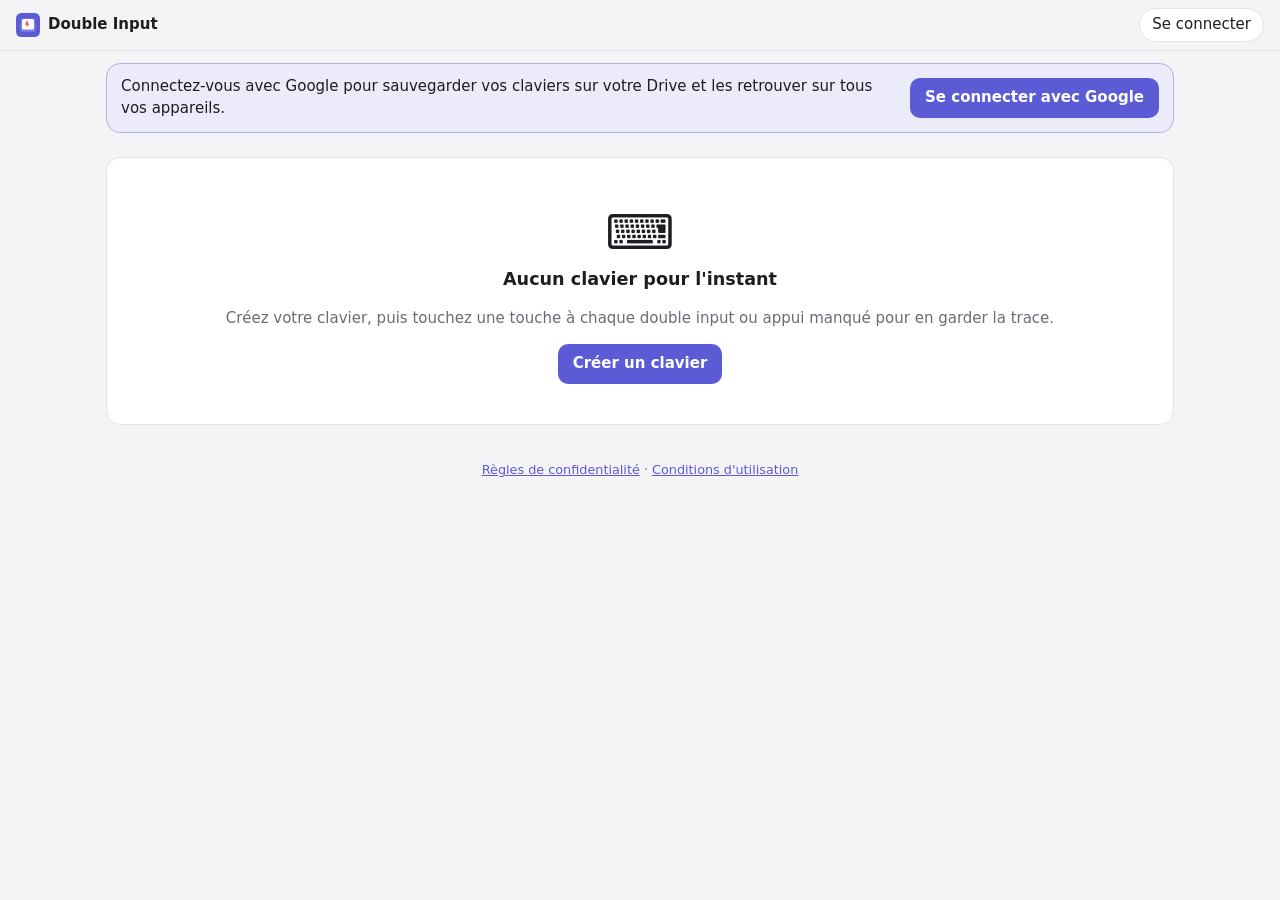
<file: index.html>
<!doctype html>
<html lang="fr">
<head>
  <meta charset="utf-8">
  <meta name="viewport" content="width=device-width, initial-scale=1, viewport-fit=cover">
  <title>Double Input Tracker</title>
  <meta name="theme-color" content="#5b5bd6">
  <link rel="icon" href="icon.svg" type="image/svg+xml">
  <link rel="manifest" href="manifest.webmanifest">
  <link rel="stylesheet" href="style.css">
  <script src="https://accounts.google.com/gsi/client" async defer></script>
</head>
<body>
  <header class="topbar">
    <div class="brand"><img src="icon.svg" alt="" width="24" height="24"> Double Input</div>
    <div id="sync" class="sync"></div>
    <button id="account" class="account" data-act="account"></button>
  </header>

  <main>
    <div id="banner"></div>
    <section id="kbBar" class="kb-bar"></section>
    <section id="content"></section>
  </main>
  <footer class="footer">
    <a href="privacy.html">Règles de confidentialité</a> · <a href="terms.html">Conditions d'utilisation</a>
  </footer>

  <div id="swapBar" class="swap-bar" hidden></div>
  <div id="toast" class="toast" hidden></div>

  <dialog id="sheet" class="sheet"></dialog>

  <dialog id="newKb" class="sheet">
    <form method="dialog" class="sheet-body" id="newKbForm">
      <div class="sheet-head">
        <h2>Nouveau clavier</h2>
        <button class="icon" value="cancel" aria-label="Fermer">✕</button>
      </div>
      <label>Nom
        <input name="name" required maxlength="60" placeholder="ex. Keychron Q1">
      </label>
      <label>Format
        <select name="size"></select>
      </label>
      <label>Disposition
        <select name="variant"></select>
      </label>
      <button class="btn primary big" value="ok">Créer</button>
    </form>
  </dialog>

  <dialog id="accountDlg" class="sheet"></dialog>
  <dialog id="testDlg" class="sheet"></dialog>

  <script src="config.js"></script>
  <script src="layouts.js"></script>
  <script src="typing.js"></script>
  <script src="app.js"></script>
</body>
</html>
</file>
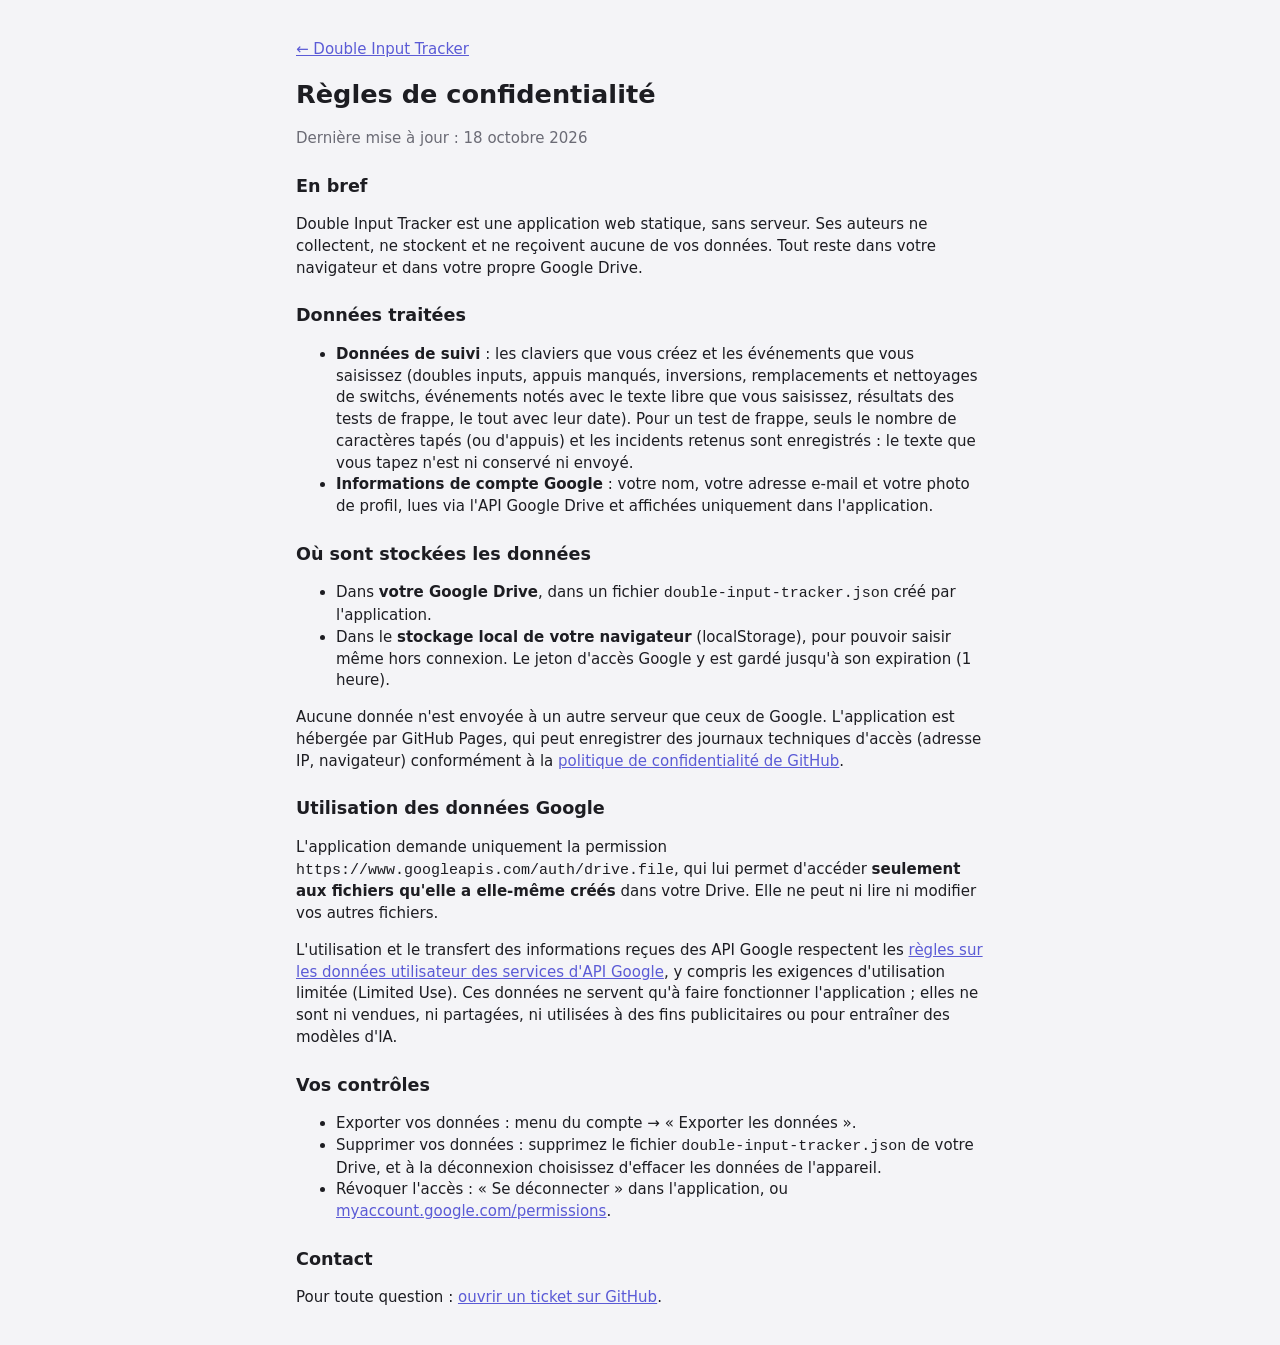
<file: privacy.html>
<!doctype html>
<html lang="fr">
<head>
  <meta charset="utf-8">
  <meta name="viewport" content="width=device-width, initial-scale=1">
  <title>Règles de confidentialité · Double Input Tracker</title>
  <link rel="icon" href="icon.svg" type="image/svg+xml">
  <link rel="stylesheet" href="style.css">
</head>
<body>
  <main class="legal">
    <p><a href="./">← Double Input Tracker</a></p>
    <h1>Règles de confidentialité</h1>
    <p class="muted">Dernière mise à jour : 18 octobre 2026</p>

    <h2>En bref</h2>
    <p>Double Input Tracker est une application web statique, sans serveur. Ses auteurs ne collectent,
    ne stockent et ne reçoivent aucune de vos données. Tout reste dans votre navigateur et dans votre
    propre Google Drive.</p>

    <h2>Données traitées</h2>
    <ul>
      <li><b>Données de suivi</b> : les claviers que vous créez et les événements que vous saisissez
      (doubles inputs, appuis manqués, inversions, remplacements et nettoyages de switchs, événements notés
      avec le texte libre que vous saisissez, résultats des tests de frappe, le tout avec leur date).
      Pour un test de frappe, seuls le nombre de caractères tapés (ou d'appuis) et les incidents retenus sont enregistrés :
      le texte que vous tapez n'est ni conservé ni envoyé.</li>
      <li><b>Informations de compte Google</b> : votre nom, votre adresse e-mail et votre photo de profil,
      lues via l'API Google Drive et affichées uniquement dans l'application.</li>
    </ul>

    <h2>Où sont stockées les données</h2>
    <ul>
      <li>Dans <b>votre Google Drive</b>, dans un fichier <code>double-input-tracker.json</code> créé par l'application.</li>
      <li>Dans le <b>stockage local de votre navigateur</b> (localStorage), pour pouvoir saisir même
      hors connexion. Le jeton d'accès Google y est gardé jusqu'à son expiration (1 heure).</li>
    </ul>
    <p>Aucune donnée n'est envoyée à un autre serveur que ceux de Google. L'application est hébergée par
    GitHub Pages, qui peut enregistrer des journaux techniques d'accès (adresse IP, navigateur)
    conformément à la <a href="https://docs.github.com/fr/site-policy/privacy-policies/github-general-privacy-statement">politique de confidentialité de GitHub</a>.</p>

    <h2>Utilisation des données Google</h2>
    <p>L'application demande uniquement la permission <code>https://www.googleapis.com/auth/drive.file</code>,
    qui lui permet d'accéder <b>seulement aux fichiers qu'elle a elle-même créés</b> dans votre Drive.
    Elle ne peut ni lire ni modifier vos autres fichiers.</p>
    <p>L'utilisation et le transfert des informations reçues des API Google respectent les
    <a href="https://developers.google.com/terms/api-services-user-data-policy">règles sur les données utilisateur des services d'API Google</a>,
    y compris les exigences d'utilisation limitée (Limited Use). Ces données ne servent qu'à faire fonctionner
    l'application ; elles ne sont ni vendues, ni partagées, ni utilisées à des fins publicitaires ou
    pour entraîner des modèles d'IA.</p>

    <h2>Vos contrôles</h2>
    <ul>
      <li>Exporter vos données : menu du compte → « Exporter les données ».</li>
      <li>Supprimer vos données : supprimez le fichier <code>double-input-tracker.json</code> de votre Drive,
      et à la déconnexion choisissez d'effacer les données de l'appareil.</li>
      <li>Révoquer l'accès : « Se déconnecter » dans l'application, ou
      <a href="https://myaccount.google.com/permissions">myaccount.google.com/permissions</a>.</li>
    </ul>

    <h2>Contact</h2>
    <p>Pour toute question : <a href="https://github.com/armellarcier/double-input-tracker/issues">ouvrir un ticket sur GitHub</a>.</p>
  </main>
</body>
</html>
</file>
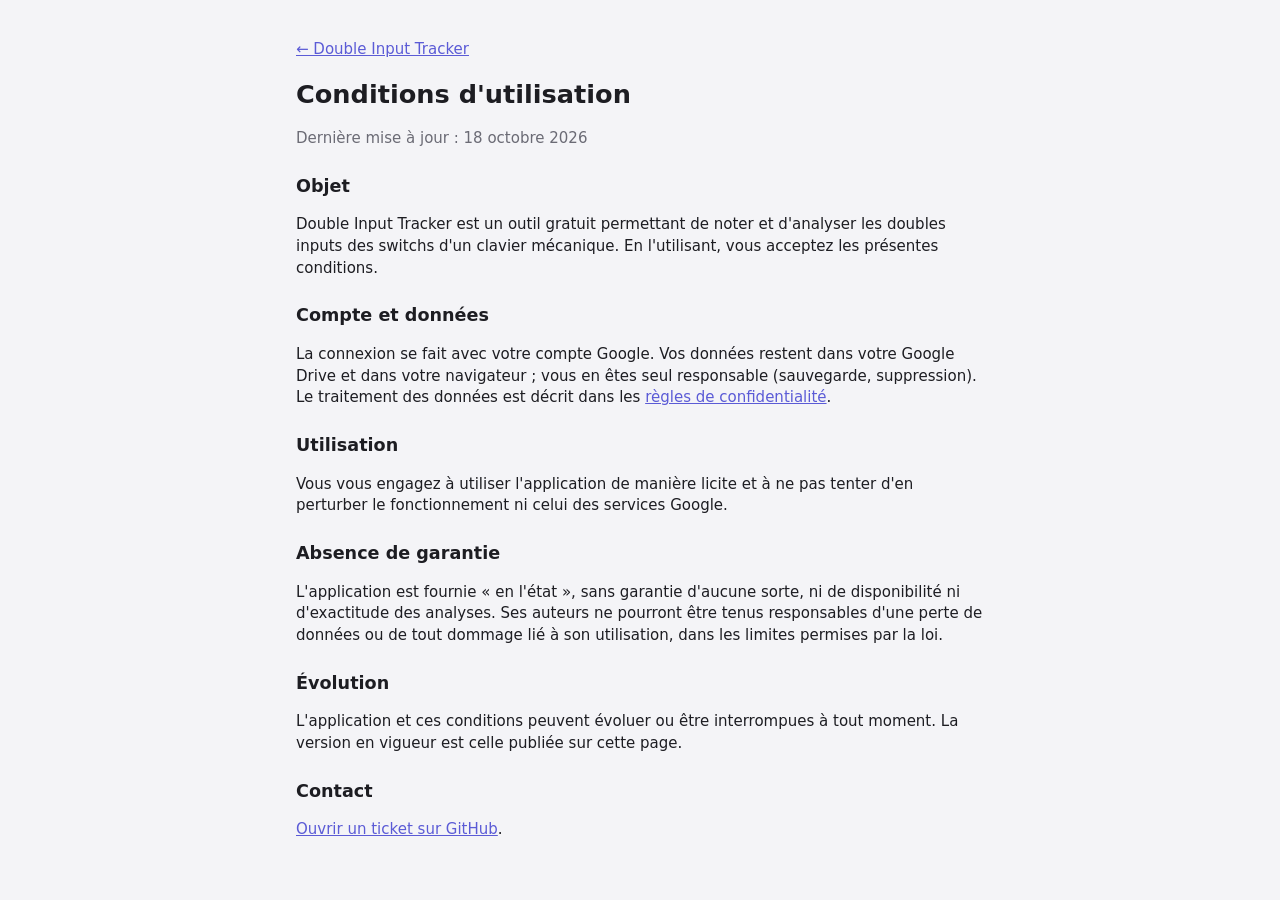
<file: terms.html>
<!doctype html>
<html lang="fr">
<head>
  <meta charset="utf-8">
  <meta name="viewport" content="width=device-width, initial-scale=1">
  <title>Conditions d'utilisation · Double Input Tracker</title>
  <link rel="icon" href="icon.svg" type="image/svg+xml">
  <link rel="stylesheet" href="style.css">
</head>
<body>
  <main class="legal">
    <p><a href="./">← Double Input Tracker</a></p>
    <h1>Conditions d'utilisation</h1>
    <p class="muted">Dernière mise à jour : 18 octobre 2026</p>

    <h2>Objet</h2>
    <p>Double Input Tracker est un outil gratuit permettant de noter et d'analyser les doubles inputs des
    switchs d'un clavier mécanique. En l'utilisant, vous acceptez les présentes conditions.</p>

    <h2>Compte et données</h2>
    <p>La connexion se fait avec votre compte Google. Vos données restent dans votre Google Drive et dans votre
    navigateur ; vous en êtes seul responsable (sauvegarde, suppression). Le traitement des données est décrit
    dans les <a href="privacy.html">règles de confidentialité</a>.</p>

    <h2>Utilisation</h2>
    <p>Vous vous engagez à utiliser l'application de manière licite et à ne pas tenter d'en perturber le
    fonctionnement ni celui des services Google.</p>

    <h2>Absence de garantie</h2>
    <p>L'application est fournie « en l'état », sans garantie d'aucune sorte, ni de disponibilité ni d'exactitude
    des analyses. Ses auteurs ne pourront être tenus responsables d'une perte de données ou de tout dommage lié
    à son utilisation, dans les limites permises par la loi.</p>

    <h2>Évolution</h2>
    <p>L'application et ces conditions peuvent évoluer ou être interrompues à tout moment. La version en vigueur
    est celle publiée sur cette page.</p>

    <h2>Contact</h2>
    <p><a href="https://github.com/armellarcier/double-input-tracker/issues">Ouvrir un ticket sur GitHub</a>.</p>
  </main>
</body>
</html>
</file>
<file: style.css>
:root {
  --bg: #f4f4f7;
  --card: #ffffff;
  --text: #1d1d22;
  --muted: #6b6b75;
  --line: #e2e2e8;
  --key: #e9e9ef;
  --key-edge: #d4d4dc;
  --key-text: #2c2c33;
  --heat: #ff3b30;
  --skip: #0a7cff;
  --accent: #5b5bd6;
  --accent-text: #ffffff;
  --ok: #1a7f37;
  --warn: #b35c00;
  --radius: 14px;
  /* Figée ici : --heat est redéfinie dans #content selon l'onglet actif. */
  --double: var(--heat);
  color-scheme: light;
}
@media (prefers-color-scheme: dark) {
  :root {
    --bg: #111114;
    --card: #1b1b20;
    --text: #f0f0f4;
    --muted: #9b9ba6;
    --line: #2c2c34;
    --key: #2a2a31;
    --key-edge: #1e1e24;
    --key-text: #dcdce3;
    --heat: #ff453a;
    --skip: #409cff;
    --accent: #8484ff;
    --accent-text: #0e0e14;
    --ok: #4ac26b;
    --warn: #f0a24a;
    color-scheme: dark;
  }
}

* { box-sizing: border-box; }
html, body { margin: 0; }
body {
  background: var(--bg);
  color: var(--text);
  font: 15px/1.45 system-ui, -apple-system, "Segoe UI", Roboto, sans-serif;
  -webkit-tap-highlight-color: transparent;
  padding-bottom: env(safe-area-inset-bottom);
}
button, input, select { font: inherit; color: inherit; }
h2 { font-size: 1.1rem; margin: 0; }
h3 { font-size: .95rem; margin: 1.2rem 0 .5rem; }
.muted { color: var(--muted); }
.small { font-size: .85em; }

/* ---------- Top bar */
.topbar {
  position: sticky; top: 0; z-index: 5;
  display: flex; align-items: center; gap: 10px;
  padding: calc(8px + env(safe-area-inset-top)) 16px 8px;
  background: color-mix(in srgb, var(--bg) 85%, transparent);
  backdrop-filter: blur(10px);
  border-bottom: 1px solid var(--line);
}
.brand { display: flex; align-items: center; gap: 8px; font-weight: 650; }
.sync { margin-left: auto; font-size: .8rem; color: var(--muted); white-space: nowrap; }
.sync.ok { color: var(--ok); }
.sync.warn { color: var(--warn); }
.account {
  border: 1px solid var(--line); background: var(--card); border-radius: 999px;
  padding: 4px 12px; min-height: 34px; cursor: pointer; display: flex; align-items: center; gap: 6px;
}
.account img { width: 24px; height: 24px; border-radius: 50%; margin-left: -8px; }

main { max-width: 1100px; margin: 0 auto; padding: 12px 16px 24px; }

/* ---------- Generic */
.card {
  background: var(--card); border: 1px solid var(--line); border-radius: var(--radius);
  padding: 14px; margin-bottom: 12px;
}
.btn {
  border: 1px solid var(--line); background: var(--card); border-radius: 10px;
  padding: 8px 14px; min-height: 40px; cursor: pointer; touch-action: manipulation;
}
.btn:active { transform: scale(.98); }
.btn.primary { background: var(--accent); color: var(--accent-text); border-color: transparent; font-weight: 600; }
.btn.danger { color: var(--heat); }
.btn.big { width: 100%; min-height: 56px; font-size: 1.1rem; }
.btn.link { border: 0; background: none; color: var(--accent); padding: 4px 0; min-height: 0; }
.icon {
  border: 0; background: none; cursor: pointer; font-size: 1.1rem; width: 36px; height: 36px;
  border-radius: 8px; color: var(--muted);
}
.icon:hover { background: var(--key); }

.banner {
  display: flex; align-items: center; gap: 12px; flex-wrap: wrap;
  background: color-mix(in srgb, var(--accent) 12%, var(--card));
  border: 1px solid color-mix(in srgb, var(--accent) 35%, var(--line));
  border-radius: var(--radius); padding: 12px 14px; margin-bottom: 12px;
}
.banner p { margin: 0; flex: 1 1 220px; }
.banner.warn {
  background: color-mix(in srgb, var(--warn) 12%, var(--card));
  border-color: color-mix(in srgb, var(--warn) 40%, var(--line));
}
.banner code { font-size: .85em; }

/* ---------- Keyboard selector */
.kb-bar { display: flex; gap: 8px; align-items: center; margin-bottom: 12px; }
.kb-bar select {
  flex: 1; min-width: 0; min-height: 40px; border-radius: 10px; border: 1px solid var(--line);
  background: var(--card); padding: 0 10px; font-weight: 600;
}

/* ---------- Board */
.board-head { display: flex; align-items: center; justify-content: space-between; gap: 8px; flex-wrap: wrap; margin-bottom: 10px; }
.seg { display: inline-flex; background: var(--key); border-radius: 10px; padding: 3px; }
.seg button {
  border: 0; background: none; padding: 5px 12px; border-radius: 8px; cursor: pointer; font-size: .85rem;
}
.seg button.on { background: var(--card); box-shadow: 0 1px 2px rgb(0 0 0 / .15); font-weight: 600; }
.kb-wrap { overflow-x: auto; overflow-y: hidden; padding-bottom: 4px; -webkit-overflow-scrolling: touch; }
.kb { position: relative; margin: 0 auto; }
.key {
  position: absolute;
  border: 0; border-radius: 6px; padding: 0;
  background: color-mix(in oklab, var(--heat) calc(var(--p, 0) * 100%), var(--key));
  box-shadow: inset 0 -3px 0 var(--key-edge);
  color: var(--key-text);
  cursor: pointer; touch-action: manipulation;
  display: flex; align-items: center; justify-content: center;
  line-height: 1.05; text-align: center; white-space: pre-line;
  transition: background .2s;
}
.key.hot { color: #fff; box-shadow: inset 0 -3px 0 rgb(0 0 0 / .2); }
.key.iso {
  clip-path: polygon(0 0, 100% 0, 100% 100%, 18% 100%, 18% calc(50% - 2px), 0 calc(50% - 2px));
  border-radius: 6px;
}
.key.iso .lbl { padding-left: 18%; }
.key .lbl.long { font-size: .78em; }
.key .cnt {
  position: absolute; top: 2px; right: 3px; font-size: .62em; font-weight: 700; opacity: .9;
}
.key:hover { filter: brightness(1.06); }
.key.sel { outline: 3px solid var(--accent); outline-offset: 1px; z-index: 1; animation: pulse 1s infinite alternate; }
.key.flash { animation: flash .6s; }
@keyframes pulse { to { outline-color: transparent; } }
@keyframes flash { 30% { transform: scale(1.12); } }
.hint { margin: 10px 0 0; font-size: .85rem; color: var(--muted); }
.legend { display: flex; align-items: center; gap: 6px; font-size: .75rem; color: var(--muted); }
.legend i {
  width: 70px; height: 8px; border-radius: 4px;
  background: linear-gradient(90deg, var(--key), color-mix(in oklab, var(--heat) 25%, var(--key)), var(--heat));
}

/* ---------- Stats */
.stats { display: grid; grid-template-columns: repeat(auto-fit, minmax(140px, 1fr)); gap: 10px; margin-bottom: 12px; }
.stat { background: var(--card); border: 1px solid var(--line); border-radius: var(--radius); padding: 12px 14px; }
.stat b { display: block; font-size: 1.6rem; line-height: 1.1; }
.stat span { font-size: .8rem; color: var(--muted); }
.grid2 { display: grid; gap: 12px; }
@media (min-width: 820px) { .grid2 { grid-template-columns: 1fr 1fr; align-items: start; } }

.rank { list-style: none; margin: 0; padding: 0; }
.rank li { display: grid; grid-template-columns: 1fr auto; gap: 2px 10px; padding: 8px 0; border-top: 1px solid var(--line); }
.rank li:first-child { border-top: 0; }
.rank .bar { grid-column: 1 / -1; height: 5px; border-radius: 3px; background: var(--key); overflow: hidden; }
.rank .bar i { display: block; height: 100%; background: var(--heat); border-radius: 3px; }
.rank .n { font-weight: 700; }

table { width: 100%; border-collapse: collapse; font-size: .88rem; margin: 4px 0 12px; }
th, td { text-align: left; padding: 5px 4px; border-top: 1px solid var(--line); }
th { color: var(--muted); font-weight: 500; font-size: .78rem; }
td.num, th.num { text-align: right; font-variant-numeric: tabular-nums; }
.tag { display: inline-block; font-size: .72rem; padding: 1px 8px; border-radius: 999px; background: var(--key); margin-left: 6px; vertical-align: 1px; }
.tag.red { background: color-mix(in srgb, var(--heat) 18%, var(--card)); color: var(--heat); }
.tag.blue { background: color-mix(in srgb, var(--accent) 18%, var(--card)); color: var(--accent); }
.explain { font-size: .85rem; color: var(--muted); margin: 0 0 10px; }

.events { list-style: none; margin: 0; padding: 0; }
.events li { display: flex; align-items: center; gap: 10px; padding: 7px 0; border-top: 1px solid var(--line); }
.events li:first-child { border-top: 0; }
.events .ico { width: 22px; text-align: center; }
.events .txt { flex: 1; min-width: 0; }
.events time { display: block; font-size: .75rem; color: var(--muted); }
.events .icon { width: 30px; height: 30px; font-size: .9rem; }

.empty { text-align: center; padding: 40px 16px; }
.empty .big-ico { font-size: 3rem; }

/* ---------- Dialogs (bottom sheet sur mobile) */
dialog.sheet {
  border: 0; padding: 0; color: var(--text); background: var(--card);
  width: 100%; max-width: 560px; max-height: 88vh;
  margin: auto auto 0; border-radius: 18px 18px 0 0;
}
dialog.sheet::backdrop { background: rgb(0 0 0 / .45); }
dialog.sheet[open] { animation: up .18s ease-out; }
@keyframes up { from { transform: translateY(30px); opacity: 0; } }
@media (min-width: 700px) { dialog.sheet { margin: auto; border-radius: 18px; } }
.sheet-body { padding: 16px 16px calc(16px + env(safe-area-inset-bottom)); display: flex; flex-direction: column; gap: 12px; }
.sheet-head { display: flex; align-items: center; gap: 12px; }
.sheet-head > div { flex: 1; min-width: 0; }
.sheet-head p { margin: 2px 0 0; }
.keycap {
  min-width: 52px; height: 52px; padding: 0 8px; border-radius: 10px; background: var(--key);
  box-shadow: inset 0 -3px 0 var(--key-edge); display: grid; place-items: center;
  font-weight: 700; white-space: pre-line; line-height: 1; text-align: center;
}
.mini { display: grid; grid-template-columns: 1fr 1fr; gap: 8px; }
.mini div { background: var(--bg); border-radius: 10px; padding: 8px 10px; }
.mini b { font-size: 1.3rem; display: block; }
.mini span { font-size: .78rem; color: var(--muted); }
.row2 { display: grid; grid-template-columns: 1fr 1fr; gap: 8px; }
label { display: flex; flex-direction: column; gap: 4px; font-size: .85rem; color: var(--muted); }
label input, label select {
  min-height: 44px; border: 1px solid var(--line); border-radius: 10px; padding: 0 10px;
  background: var(--bg); color: var(--text); font-size: 1rem;
}

/* ---------- Swap bar & toast */
.swap-bar, .toast {
  position: fixed; left: 50%; transform: translateX(-50%); z-index: 20;
  bottom: calc(16px + env(safe-area-inset-bottom));
  width: min(560px, calc(100% - 32px));
  display: flex; align-items: center; gap: 10px;
  border-radius: 14px; padding: 10px 12px 10px 16px;
  box-shadow: 0 8px 30px rgb(0 0 0 / .25);
}
.swap-bar { background: var(--accent); color: var(--accent-text); }
.swap-bar span { flex: 1; }
.swap-bar button { background: rgb(255 255 255 / .2); border: 0; color: inherit; border-radius: 8px; padding: 6px 12px; cursor: pointer; }
.toast { background: var(--text); color: var(--bg); bottom: calc(80px + env(safe-area-inset-bottom)); }
.toast span { flex: 1; }
.toast button { background: none; border: 0; color: var(--accent); font-weight: 700; cursor: pointer; padding: 6px 8px; }
@media (prefers-color-scheme: dark) { .toast button { color: #4b4bc8; } }
[hidden] { display: none !important; }

/* ---------- Pages légales et pied de page */
.legal { max-width: 720px; padding-top: 24px; }
.legal h1 { font-size: 1.6rem; margin: 8px 0 4px; }
.legal h2 { margin: 24px 0 6px; }
.legal a, .footer a { color: var(--accent); }
.footer { text-align: center; font-size: .8rem; color: var(--muted); padding: 0 16px 90px; }

/* ---------- Types d'incidents */
#content[data-kind="skip"] { --heat: var(--skip); }
.seg.kinds { display: flex; margin-bottom: 10px; }
.seg.kinds button { flex: 1; padding: 7px 6px; font-size: .85rem; white-space: nowrap; }
.btn.primary.k-double { background: var(--heat); color: #fff; }
.btn.primary.k-skip { background: var(--skip); color: #fff; }
.btn.primary.big.k-double, .btn.primary.big.k-skip { font-size: 1rem; padding: 8px; }
.counts { display: flex; gap: 12px; font-size: 1.05rem; }
.counts .k-double b { color: var(--heat); }
.counts .k-skip b { color: var(--skip); }
.mini .counts b { display: inline; font-size: 1.2rem; }

/* ---------- Graphiques d'évolution */
.chart { margin: 6px 0 10px; }
.chart .k-double, .compare .k-double { --c: var(--double); }
.chart .k-skip, .compare .k-skip { --c: var(--skip); }
.legend2 { display: flex; flex-wrap: wrap; gap: 4px 14px; font-size: .8rem; color: var(--muted); }
.legend2 i { display: inline-block; width: 14px; height: 3px; border-radius: 2px; background: var(--c); vertical-align: middle; margin-right: 6px; }
.legend2 b { color: var(--text); }
.plot { position: relative; height: 130px; margin: 22px 10px 0; border-bottom: 1px solid var(--line); }
.plot svg { position: absolute; inset: 0; width: 100%; height: 100%; overflow: visible; }
.plot .line { fill: none; stroke: var(--c); stroke-width: 2; stroke-linejoin: round; vector-effect: non-scaling-stroke; }
.plot .mark { position: absolute; top: -20px; bottom: 0; width: 0; border-left: 1px dashed var(--muted); cursor: help; }
.plot .mark span {
  position: absolute; top: 0; left: 0; transform: translateX(-50%);
  font-size: 13px; line-height: 18px; background: var(--card);
}
.plot .ymax { position: absolute; top: -2px; left: 4px; font-size: .72rem; color: var(--muted); font-variant-numeric: tabular-nums; }
.xaxis { display: flex; justify-content: space-between; font-size: .72rem; color: var(--muted); margin: 4px 10px 0; }
.compare td { vertical-align: top; }
.compare td.num div { white-space: nowrap; }
.row3 { display: grid; grid-template-columns: repeat(3, 1fr); gap: 8px; }
.row3 .btn { padding: 8px 4px; }

/* ---------- Test de frappe */
.btns { display: flex; flex-wrap: wrap; gap: 8px; }
.tt-text {
  font: 1.05rem/1.7 ui-monospace, SFMono-Regular, Menlo, Consolas, monospace;
  white-space: pre-wrap; overflow-wrap: anywhere; color: var(--muted);
  background: var(--bg); border-radius: 10px; padding: 10px 12px; max-height: 38vh; overflow-y: auto;
}
.tt-text .done { color: var(--text); }
.tt-text .extra, .tt-text .miss { border-radius: 3px; font-weight: 700; }
.tt-text .extra { color: var(--double); background: color-mix(in srgb, var(--double) 22%, transparent); }
.tt-text .miss { color: var(--skip); background: color-mix(in srgb, var(--skip) 22%, transparent); }
.tt-text .sub { text-decoration: underline wavy var(--warn); }
.tt-text .cur { border-left: 2px solid var(--accent); margin-right: -2px; animation: blink 1s steps(1) infinite; }
@keyframes blink { 50% { border-color: transparent; } }
#ttInput {
  width: 100%; min-height: 72px; resize: vertical; border: 1px solid var(--line); border-radius: 10px;
  padding: 8px 10px; background: var(--bg); color: var(--text); font: 1rem/1.4 ui-monospace, SFMono-Regular, Menlo, Consolas, monospace;
}
#ttInput.nope { animation: nope .3s; border-color: var(--warn); }
@keyframes nope { 25% { transform: translateX(-4px); } 75% { transform: translateX(4px); } }
.tt-text.keys { font: .9rem/2.1 system-ui, sans-serif; }
.tt-text kbd, .tk-next kbd {
  display: inline-block; padding: 0 6px; border: 1px solid var(--line); border-bottom-width: 2px; border-radius: 5px;
  font: inherit; line-height: 1.5; white-space: nowrap;
}
.tt-text .extra kbd, .tt-text .miss kbd { border-color: currentColor; }
.tk-next { display: flex; align-items: center; gap: 8px; min-height: 64px; outline: none; color: var(--muted); font-size: 1rem; }
.tk-next kbd:first-child { color: var(--text); font-size: 1.6rem; padding: 4px 14px; border-color: var(--accent); }
.tt-live { display: flex; flex-wrap: wrap; gap: 4px 14px; }
.tt-live .k-double b, .ctx mark.k-double { color: var(--double); }
.tt-live .k-skip b, .ctx mark.k-skip { color: var(--skip); }
.tt-sugg { list-style: none; margin: 0; padding: 0; }
.tt-sugg li { border-top: 1px solid var(--line); }
.tt-sugg li:first-child { border-top: 0; }
label.sugg { flex-direction: row; align-items: flex-start; gap: 10px; padding: 8px 0; color: var(--text); font-size: .95rem; cursor: pointer; }
label.sugg > span { min-width: 0; }
label.sugg input { flex: none; width: 20px; height: 20px; min-height: 0; margin: 2px 0 0; }
.ctx { display: block; font: .85rem ui-monospace, SFMono-Regular, Menlo, Consolas, monospace; color: var(--muted); white-space: pre; overflow: hidden; text-overflow: ellipsis; }
.ctx mark { background: var(--key); font-weight: 700; border-radius: 3px; padding: 0 1px; }
</file>
